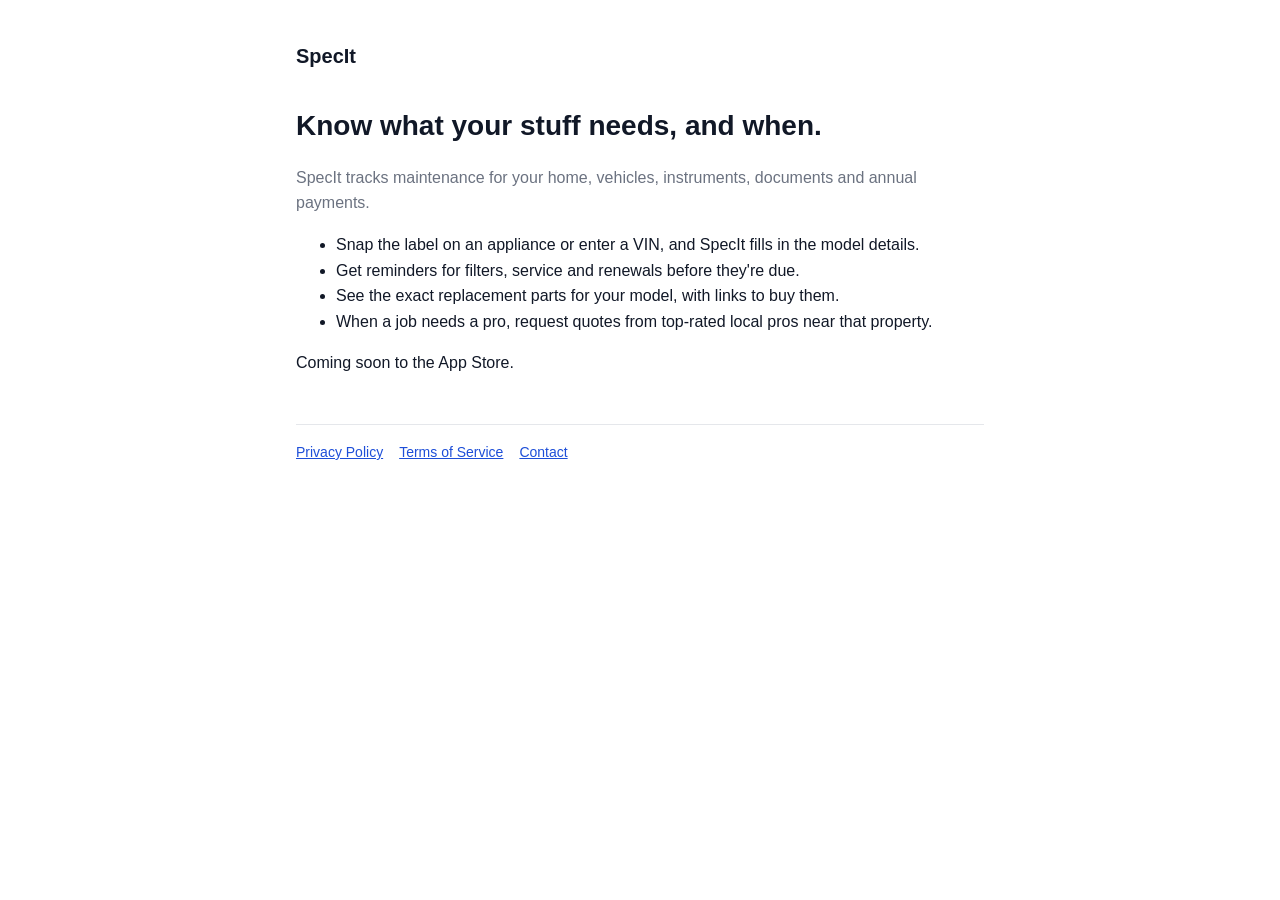
<file: index.html>
<!doctype html>
<html lang="en"><head><meta charset="utf-8"><meta name="viewport" content="width=device-width, initial-scale=1">
<title>SpecIt: Maintenance Tracker</title><link rel="stylesheet" href="style.css"></head>
<body><main>
<header><a href="./">SpecIt</a></header>
<h1>Know what your stuff needs, and when.</h1>
<p class="muted">SpecIt tracks maintenance for your home, vehicles, instruments, documents and annual payments.</p>
<ul>
  <li>Snap the label on an appliance or enter a VIN, and SpecIt fills in the model details.</li>
  <li>Get reminders for filters, service and renewals before they're due.</li>
  <li>See the exact replacement parts for your model, with links to buy them.</li>
  <li>When a job needs a pro, request quotes from top-rated local pros near that property.</li>
</ul>
<p>Coming soon to the App Store.</p>
<footer><a href="privacy.html">Privacy Policy</a><a href="terms.html">Terms of Service</a><a href="mailto:getspecit@gmail.com">Contact</a></footer>
</main></body></html>
</file>
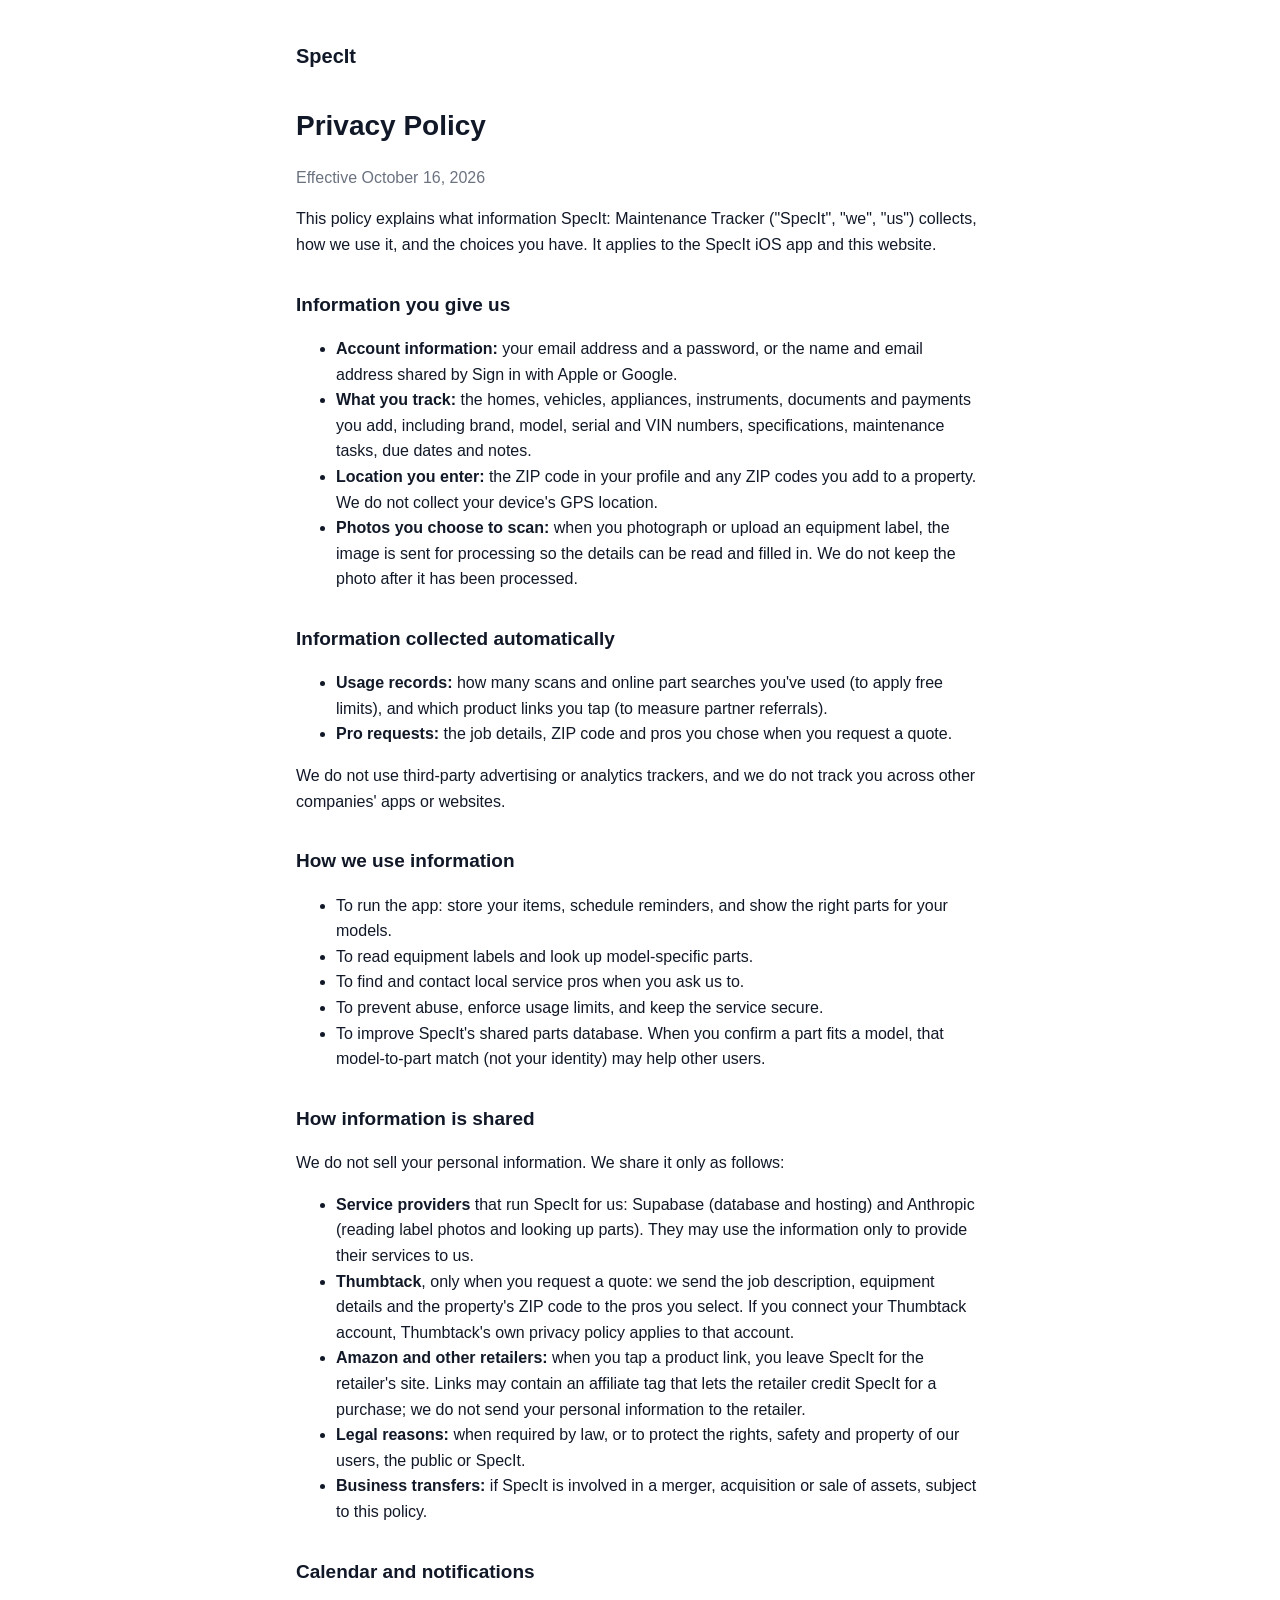
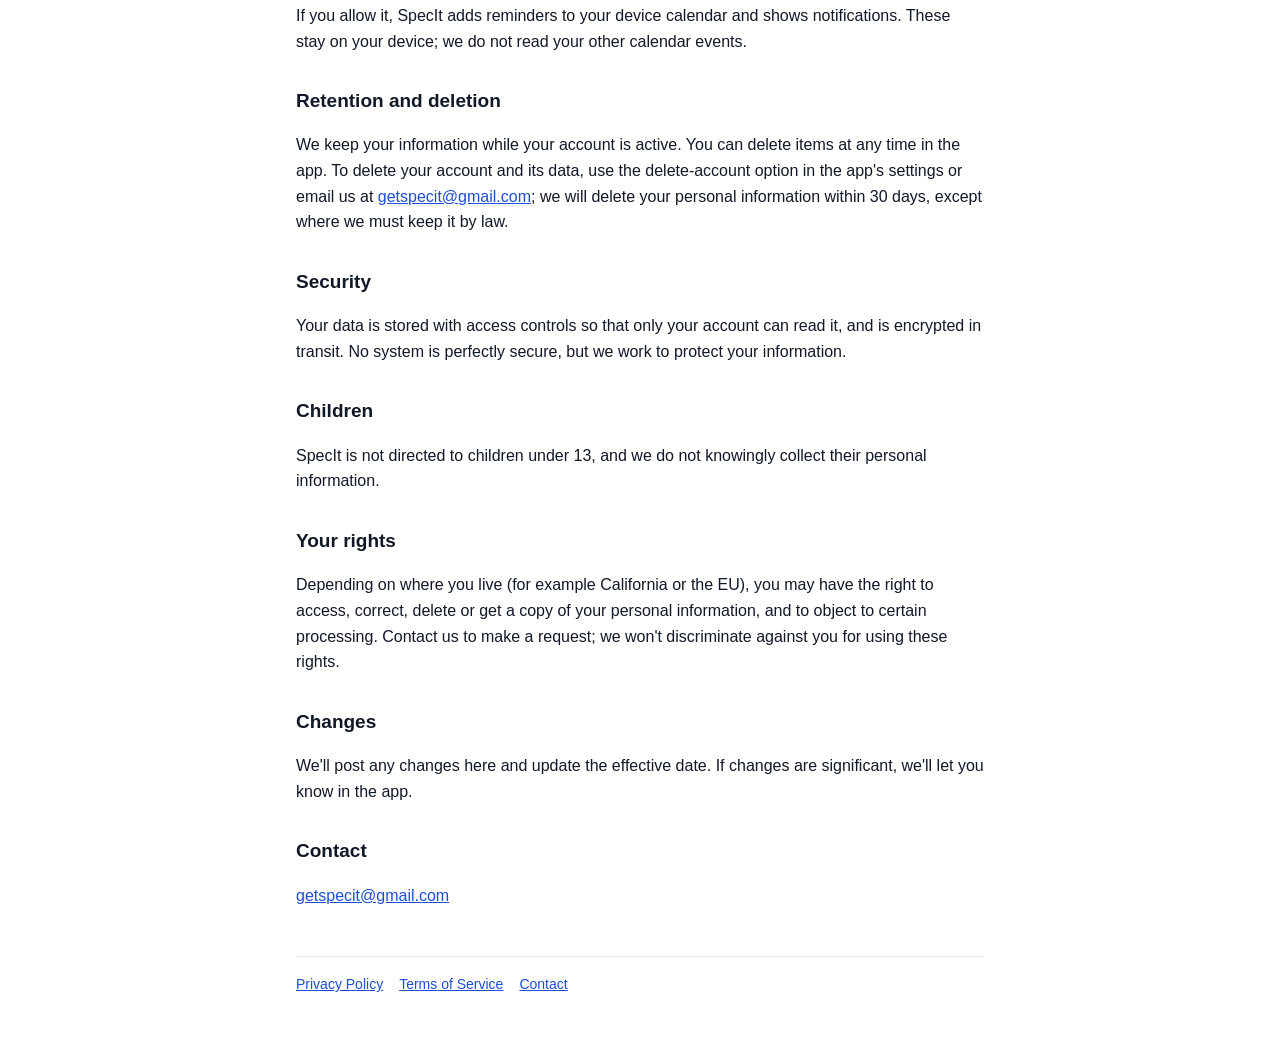
<file: privacy.html>
<!doctype html>
<html lang="en"><head><meta charset="utf-8"><meta name="viewport" content="width=device-width, initial-scale=1">
<title>SpecIt Privacy Policy</title><link rel="stylesheet" href="style.css"></head>
<body><main>
<header><a href="./">SpecIt</a></header>
<h1>Privacy Policy</h1>
<p class="muted">Effective October 16, 2026</p>

<p>This policy explains what information SpecIt: Maintenance Tracker ("SpecIt", "we", "us") collects, how we use it, and the choices you have. It applies to the SpecIt iOS app and this website.</p>

<h2>Information you give us</h2>
<ul>
  <li><strong>Account information:</strong> your email address and a password, or the name and email address shared by Sign in with Apple or Google.</li>
  <li><strong>What you track:</strong> the homes, vehicles, appliances, instruments, documents and payments you add, including brand, model, serial and VIN numbers, specifications, maintenance tasks, due dates and notes.</li>
  <li><strong>Location you enter:</strong> the ZIP code in your profile and any ZIP codes you add to a property. We do not collect your device's GPS location.</li>
  <li><strong>Photos you choose to scan:</strong> when you photograph or upload an equipment label, the image is sent for processing so the details can be read and filled in. We do not keep the photo after it has been processed.</li>
</ul>

<h2>Information collected automatically</h2>
<ul>
  <li><strong>Usage records:</strong> how many scans and online part searches you've used (to apply free limits), and which product links you tap (to measure partner referrals).</li>
  <li><strong>Pro requests:</strong> the job details, ZIP code and pros you chose when you request a quote.</li>
</ul>
<p>We do not use third-party advertising or analytics trackers, and we do not track you across other companies' apps or websites.</p>

<h2>How we use information</h2>
<ul>
  <li>To run the app: store your items, schedule reminders, and show the right parts for your models.</li>
  <li>To read equipment labels and look up model-specific parts.</li>
  <li>To find and contact local service pros when you ask us to.</li>
  <li>To prevent abuse, enforce usage limits, and keep the service secure.</li>
  <li>To improve SpecIt's shared parts database. When you confirm a part fits a model, that model-to-part match (not your identity) may help other users.</li>
</ul>

<h2>How information is shared</h2>
<p>We do not sell your personal information. We share it only as follows:</p>
<ul>
  <li><strong>Service providers</strong> that run SpecIt for us: Supabase (database and hosting) and Anthropic (reading label photos and looking up parts). They may use the information only to provide their services to us.</li>
  <li><strong>Thumbtack</strong>, only when you request a quote: we send the job description, equipment details and the property's ZIP code to the pros you select. If you connect your Thumbtack account, Thumbtack's own privacy policy applies to that account.</li>
  <li><strong>Amazon and other retailers:</strong> when you tap a product link, you leave SpecIt for the retailer's site. Links may contain an affiliate tag that lets the retailer credit SpecIt for a purchase; we do not send your personal information to the retailer.</li>
  <li><strong>Legal reasons:</strong> when required by law, or to protect the rights, safety and property of our users, the public or SpecIt.</li>
  <li><strong>Business transfers:</strong> if SpecIt is involved in a merger, acquisition or sale of assets, subject to this policy.</li>
</ul>

<h2>Calendar and notifications</h2>
<p>If you allow it, SpecIt adds reminders to your device calendar and shows notifications. These stay on your device; we do not read your other calendar events.</p>

<h2>Retention and deletion</h2>
<p>We keep your information while your account is active. You can delete items at any time in the app. To delete your account and its data, use the delete-account option in the app's settings or email us at <a href="mailto:getspecit@gmail.com">getspecit@gmail.com</a>; we will delete your personal information within 30 days, except where we must keep it by law.</p>

<h2>Security</h2>
<p>Your data is stored with access controls so that only your account can read it, and is encrypted in transit. No system is perfectly secure, but we work to protect your information.</p>

<h2>Children</h2>
<p>SpecIt is not directed to children under 13, and we do not knowingly collect their personal information.</p>

<h2>Your rights</h2>
<p>Depending on where you live (for example California or the EU), you may have the right to access, correct, delete or get a copy of your personal information, and to object to certain processing. Contact us to make a request; we won't discriminate against you for using these rights.</p>

<h2>Changes</h2>
<p>We'll post any changes here and update the effective date. If changes are significant, we'll let you know in the app.</p>

<h2>Contact</h2>
<p><a href="mailto:getspecit@gmail.com">getspecit@gmail.com</a></p>

<footer><a href="privacy.html">Privacy Policy</a><a href="terms.html">Terms of Service</a><a href="mailto:getspecit@gmail.com">Contact</a></footer>
</main></body></html>
</file>
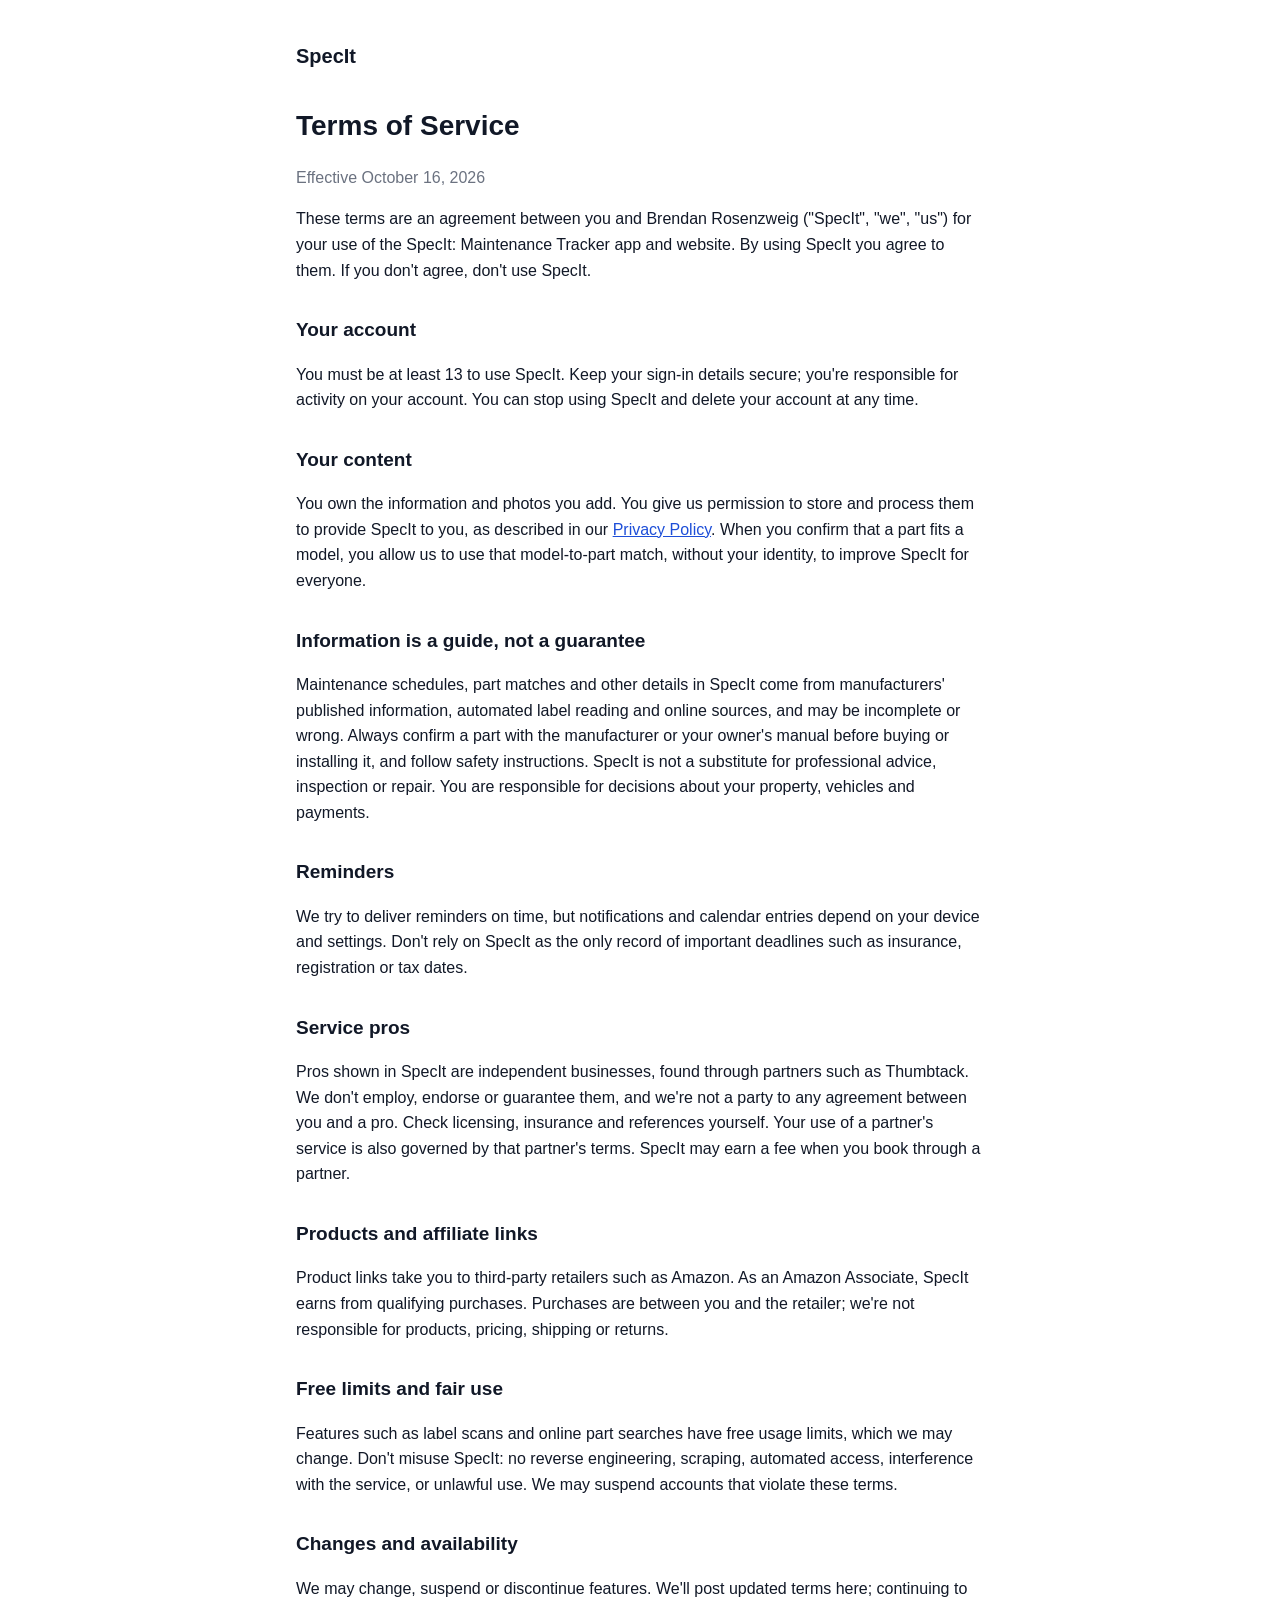
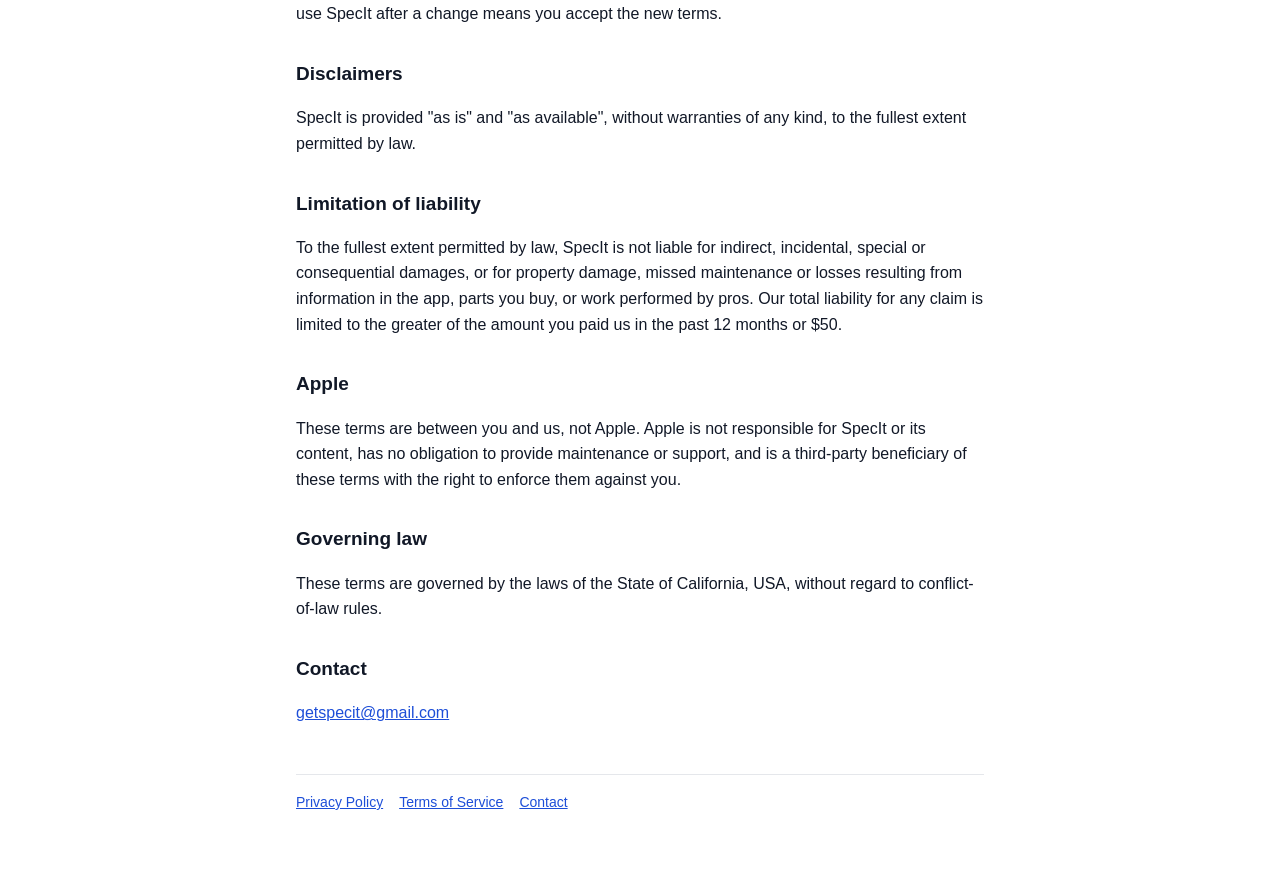
<file: terms.html>
<!doctype html>
<html lang="en"><head><meta charset="utf-8"><meta name="viewport" content="width=device-width, initial-scale=1">
<title>SpecIt Terms of Service</title><link rel="stylesheet" href="style.css"></head>
<body><main>
<header><a href="./">SpecIt</a></header>
<h1>Terms of Service</h1>
<p class="muted">Effective October 16, 2026</p>

<p>These terms are an agreement between you and Brendan Rosenzweig ("SpecIt", "we", "us") for your use of the SpecIt: Maintenance Tracker app and website. By using SpecIt you agree to them. If you don't agree, don't use SpecIt.</p>

<h2>Your account</h2>
<p>You must be at least 13 to use SpecIt. Keep your sign-in details secure; you're responsible for activity on your account. You can stop using SpecIt and delete your account at any time.</p>

<h2>Your content</h2>
<p>You own the information and photos you add. You give us permission to store and process them to provide SpecIt to you, as described in our <a href="privacy.html">Privacy Policy</a>. When you confirm that a part fits a model, you allow us to use that model-to-part match, without your identity, to improve SpecIt for everyone.</p>

<h2>Information is a guide, not a guarantee</h2>
<p>Maintenance schedules, part matches and other details in SpecIt come from manufacturers' published information, automated label reading and online sources, and may be incomplete or wrong. Always confirm a part with the manufacturer or your owner's manual before buying or installing it, and follow safety instructions. SpecIt is not a substitute for professional advice, inspection or repair. You are responsible for decisions about your property, vehicles and payments.</p>

<h2>Reminders</h2>
<p>We try to deliver reminders on time, but notifications and calendar entries depend on your device and settings. Don't rely on SpecIt as the only record of important deadlines such as insurance, registration or tax dates.</p>

<h2>Service pros</h2>
<p>Pros shown in SpecIt are independent businesses, found through partners such as Thumbtack. We don't employ, endorse or guarantee them, and we're not a party to any agreement between you and a pro. Check licensing, insurance and references yourself. Your use of a partner's service is also governed by that partner's terms. SpecIt may earn a fee when you book through a partner.</p>

<h2>Products and affiliate links</h2>
<p>Product links take you to third-party retailers such as Amazon. As an Amazon Associate, SpecIt earns from qualifying purchases. Purchases are between you and the retailer; we're not responsible for products, pricing, shipping or returns.</p>

<h2>Free limits and fair use</h2>
<p>Features such as label scans and online part searches have free usage limits, which we may change. Don't misuse SpecIt: no reverse engineering, scraping, automated access, interference with the service, or unlawful use. We may suspend accounts that violate these terms.</p>

<h2>Changes and availability</h2>
<p>We may change, suspend or discontinue features. We'll post updated terms here; continuing to use SpecIt after a change means you accept the new terms.</p>

<h2>Disclaimers</h2>
<p>SpecIt is provided "as is" and "as available", without warranties of any kind, to the fullest extent permitted by law.</p>

<h2>Limitation of liability</h2>
<p>To the fullest extent permitted by law, SpecIt is not liable for indirect, incidental, special or consequential damages, or for property damage, missed maintenance or losses resulting from information in the app, parts you buy, or work performed by pros. Our total liability for any claim is limited to the greater of the amount you paid us in the past 12 months or $50.</p>

<h2>Apple</h2>
<p>These terms are between you and us, not Apple. Apple is not responsible for SpecIt or its content, has no obligation to provide maintenance or support, and is a third-party beneficiary of these terms with the right to enforce them against you.</p>

<h2>Governing law</h2>
<p>These terms are governed by the laws of the State of California, USA, without regard to conflict-of-law rules.</p>

<h2>Contact</h2>
<p><a href="mailto:getspecit@gmail.com">getspecit@gmail.com</a></p>

<footer><a href="privacy.html">Privacy Policy</a><a href="terms.html">Terms of Service</a><a href="mailto:getspecit@gmail.com">Contact</a></footer>
</main></body></html>
</file>
<file: style.css>
:root { --fg:#111827; --muted:#6B7280; --accent:#1D4ED8; --bg:#FFFFFF; --line:#E5E7EB; }
@media (prefers-color-scheme: dark) { :root { --fg:#F3F4F6; --muted:#9CA3AF; --accent:#60A5FA; --bg:#0B0F19; --line:#1F2937; } }
* { box-sizing:border-box; }
body { margin:0; background:var(--bg); color:var(--fg); font:16px/1.6 -apple-system, BlinkMacSystemFont, "Segoe UI", Roboto, sans-serif; }
main { max-width:720px; margin:0 auto; padding:40px 16px 64px; }
header { display:flex; align-items:center; gap:12px; margin-bottom:32px; }
header img { width:44px; height:44px; border-radius:10px; }
header a { color:inherit; text-decoration:none; font-weight:700; font-size:20px; }
h1 { font-size:28px; margin:0 0 4px; } h2 { font-size:19px; margin:32px 0 8px; }
.muted { color:var(--muted); } a { color:var(--accent); }
footer { margin-top:48px; padding-top:16px; border-top:1px solid var(--line); color:var(--muted); font-size:14px; }
footer a { margin-right:16px; }
</file>
